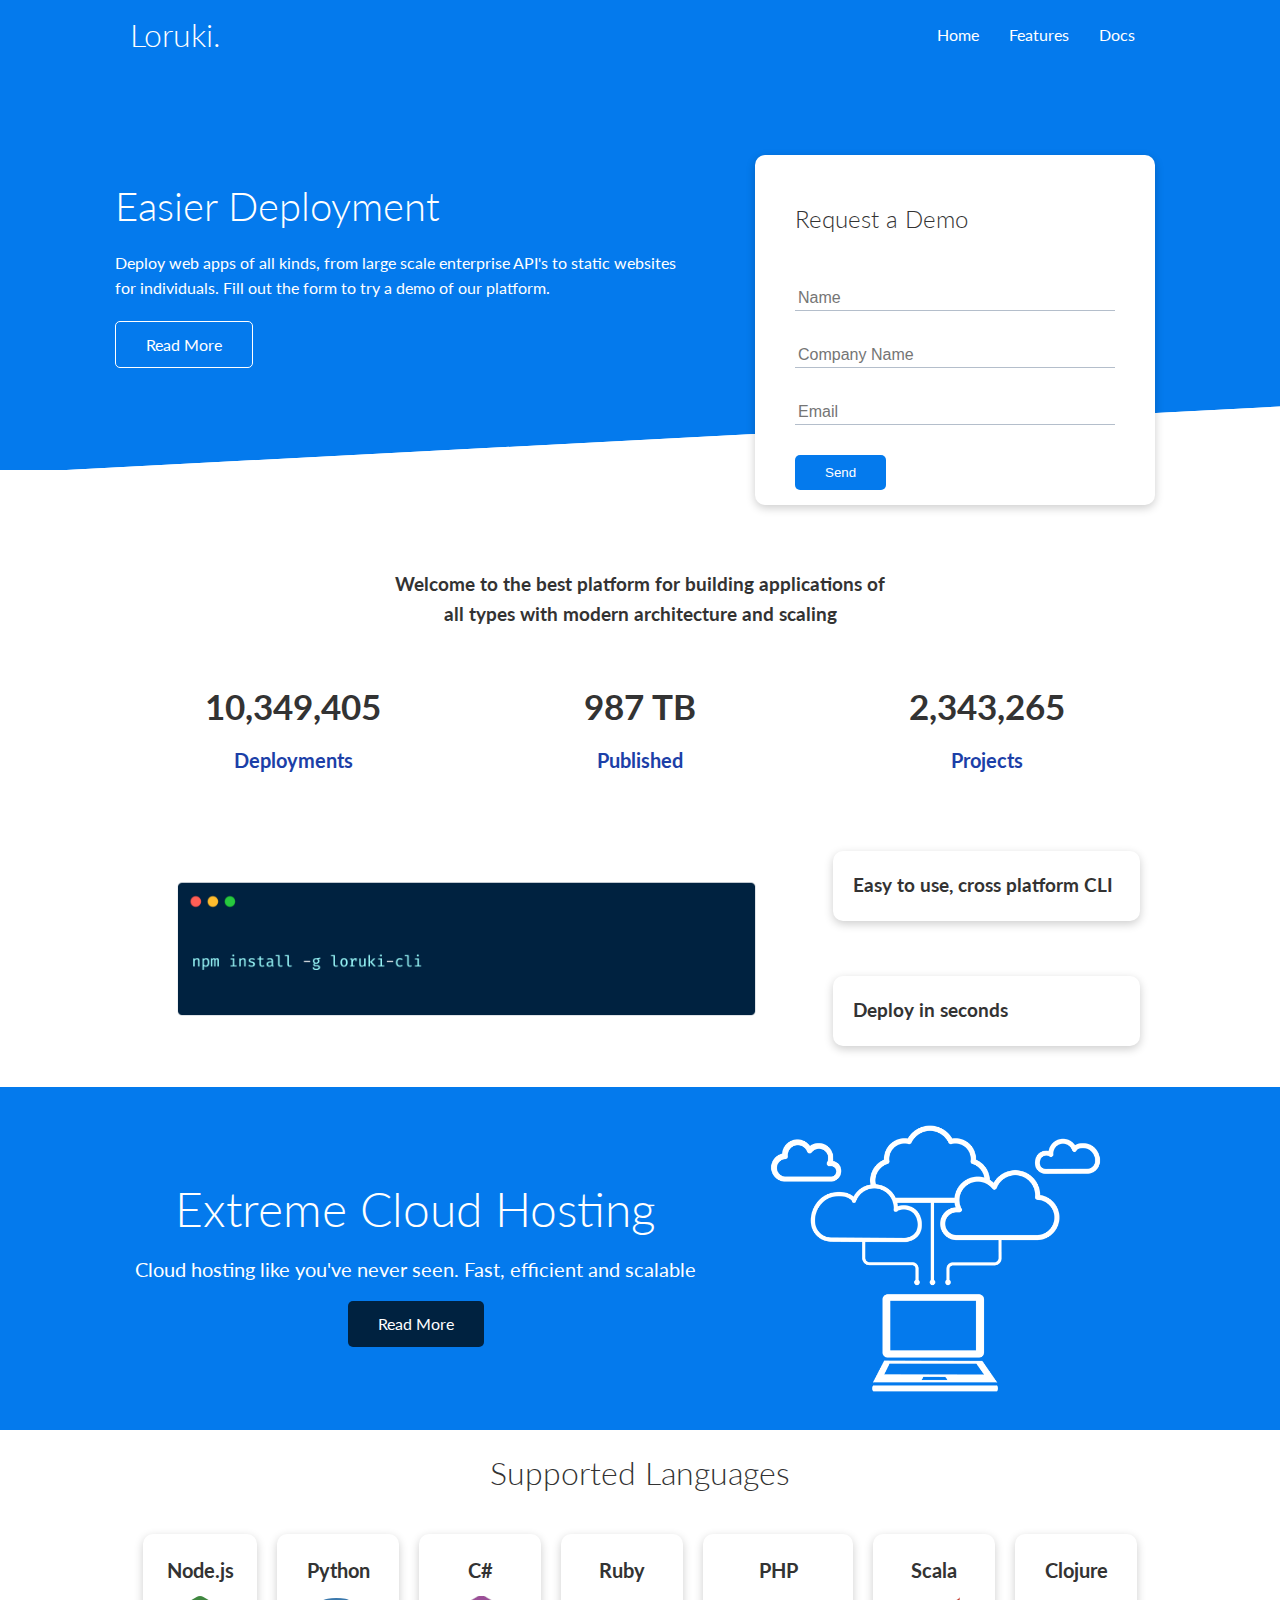
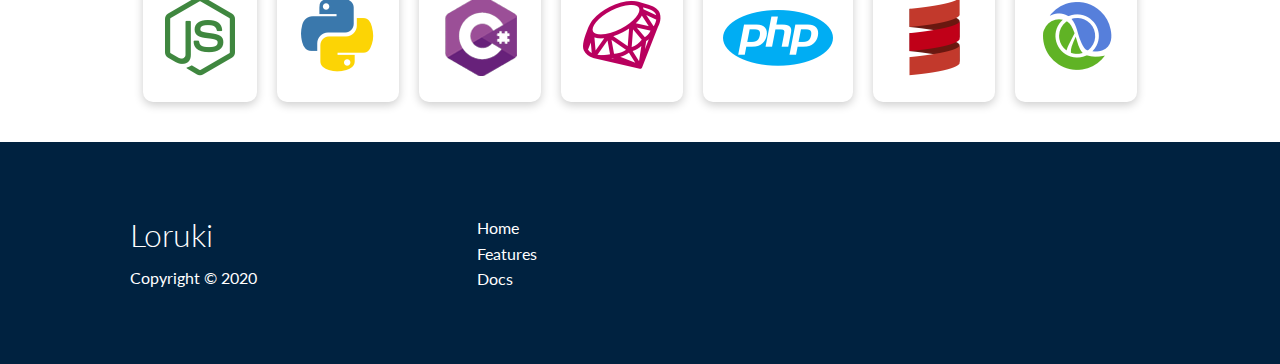
<file: index.html>
<!DOCTYPE html>
<html lang="en">
  <head>
    <meta charset="UTF-8" />
    <meta name="viewport" content="width=device-width, initial-scale=1.0" />
    <link
      rel="stylesheet"
      href="https://cdnjs.cloudflare.com/ajax/libs/font-awesome/5.15.1/css/all.min.css"
      integrity="sha512-+4zCK9k+qNFUR5X+cKL9EIR+ZOhtIloNl9GIKS57V1MyNsYpYcUrUeQc9vNfzsWfV28IaLL3i96P9sdNyeRssA=="
      crossorigin="anonymous"
    />
    <link rel="stylesheet" href="css/utilities.css" />
    <link rel="stylesheet" href="css/style.css" />
    <title>Loruki | Cloud Hosting For Everyone</title>
  </head>
  <body>
    <!-- Navbar -->
    <div class="navbar">
      <div class="container flex">
        <h1 class="logo">Loruki.</h1>
        <nav>
          <ul>
            <li><a href="index.html">Home</a></li>
            <li><a href="features.html">Features</a></li>
            <li><a href="docs.html">Docs</a></li>
          </ul>
        </nav>
      </div>
    </div>

    <!-- Showcase -->
    <section class="showcase">
      <div class="container grid">
        <div class="showcase-text">
          <h1>Easier Deployment</h1>
          <p>
            Deploy web apps of all kinds, from large scale enterprise API's to
            static websites for individuals. Fill out the form to try a demo of
            our platform.
          </p>
          <a href="features.html" class="btn btn-outline">Read More</a>
        </div>
        <div class="showcase-form card">
          <h2>Request a Demo</h2>
          <form
            name="contact"
            method="POST"
            netlify-honeypot="bot-field"
            data-netlify="true"
          >
            <input type="hidden" name="form-name" value="contact" />
            <p class="hidden">
              <label
                >Don’t fill this out if you're human: <input name="bot-field"
              /></label>
            </p>
            <div class="form-control">
              <input type="text" name="name" placeholder="Name" required />
            </div>
            <div class="form-control">
              <input
                type="text"
                name="company"
                placeholder="Company Name"
                required
              />
            </div>
            <div class="form-control">
              <input type="email" name="email" placeholder="Email" required />
            </div>
            <input type="submit" value="Send" class="btn btn-primary" />
          </form>
        </div>
      </div>
    </section>

    <!-- Stats -->
    <section class="stats">
      <div class="container">
        <h3 class="stats-heading text-center my-1">
          Welcome to the best platform for building applications of all types
          with modern architecture and scaling
        </h3>

        <div class="grid grid-3 text-center my-4">
          <div>
            <i class="fas fa-server fa-3x"></i>
            <h3>10,349,405</h3>
            <p class="text-secondary">Deployments</p>
          </div>
          <div>
            <i class="fas fa-upload fa-3x"></i>
            <h3>987 TB</h3>
            <p class="text-secondary">Published</p>
          </div>
          <div>
            <i class="fas fa-project-diagram fa-3x"></i>
            <h3>2,343,265</h3>
            <p class="text-secondary">Projects</p>
          </div>
        </div>
      </div>
    </section>

    <!-- CLI -->
    <section class="cli">
      <div class="container grid">
        <img src="./images/cli.png" alt="" />
        <div class="card">
          <h3>Easy to use, cross platform CLI</h3>
        </div>
        <div class="card">
          <h3>Deploy in seconds</h3>
        </div>
      </div>
    </section>

    <!-- Cloud -->
    <section class="cloud bg-primary my-2 py-2">
      <div class="container grid">
        <div class="text-center">
          <h2 class="lg">Extreme Cloud Hosting</h2>
          <p class="lead my-1">
            Cloud hosting like you've never seen. Fast, efficient and scalable
          </p>
          <a href="features.html" class="btn btn-dark">Read More</a>
        </div>
        <img src="./images/cloud.png" alt="" />
      </div>
    </section>

    <!-- Languages -->
    <section class="languages">
      <h2 class="md text-center my-2">Supported Languages</h2>
      <div class="container flex">
        <div class="card">
          <h4>Node.js</h4>
          <img src="./images/logos/node.png" alt="" />
        </div>
        <div class="card">
          <h4>Python</h4>
          <img src="./images/logos/python.png" alt="" />
        </div>
        <div class="card">
          <h4>C#</h4>
          <img src="./images/logos/csharp.png" alt="" />
        </div>
        <div class="card">
          <h4>Ruby</h4>
          <img src="./images/logos/ruby.png" alt="" />
        </div>
        <div class="card">
          <h4>PHP</h4>
          <img src="./images/logos/php.png" alt="" />
        </div>
        <div class="card">
          <h4>Scala</h4>
          <img src="./images/logos/scala.png" alt="" />
        </div>
        <div class="card">
          <h4>Clojure</h4>
          <img src="./images/logos/clojure.png" alt="" />
        </div>
      </div>
    </section>

    <!-- Footer -->
    <footer class="footer bg-dark py-5">
      <div class="container grid grid-3">
        <div>
          <h1>Loruki</h1>
          <p>Copyright &copy; 2020</p>
        </div>
        <nav>
          <ul>
            <li><a href="index.html">Home</a></li>
            <li><a href="features.html">Features</a></li>
            <li><a href="docs.html">Docs</a></li>
          </ul>
        </nav>
        <div class="social">
          <a href="#"><i class="fab fa-github fa-2x"></i></a>
          <a href="#"><i class="fab fa-facebook fa-2x"></i></a>
          <a href="#"><i class="fab fa-instagram fa-2x"></i></a>
          <a href="#"><i class="fab fa-twitter fa-2x"></i></a>
        </div>
      </div>
    </footer>
  </body>
</html>
</file>
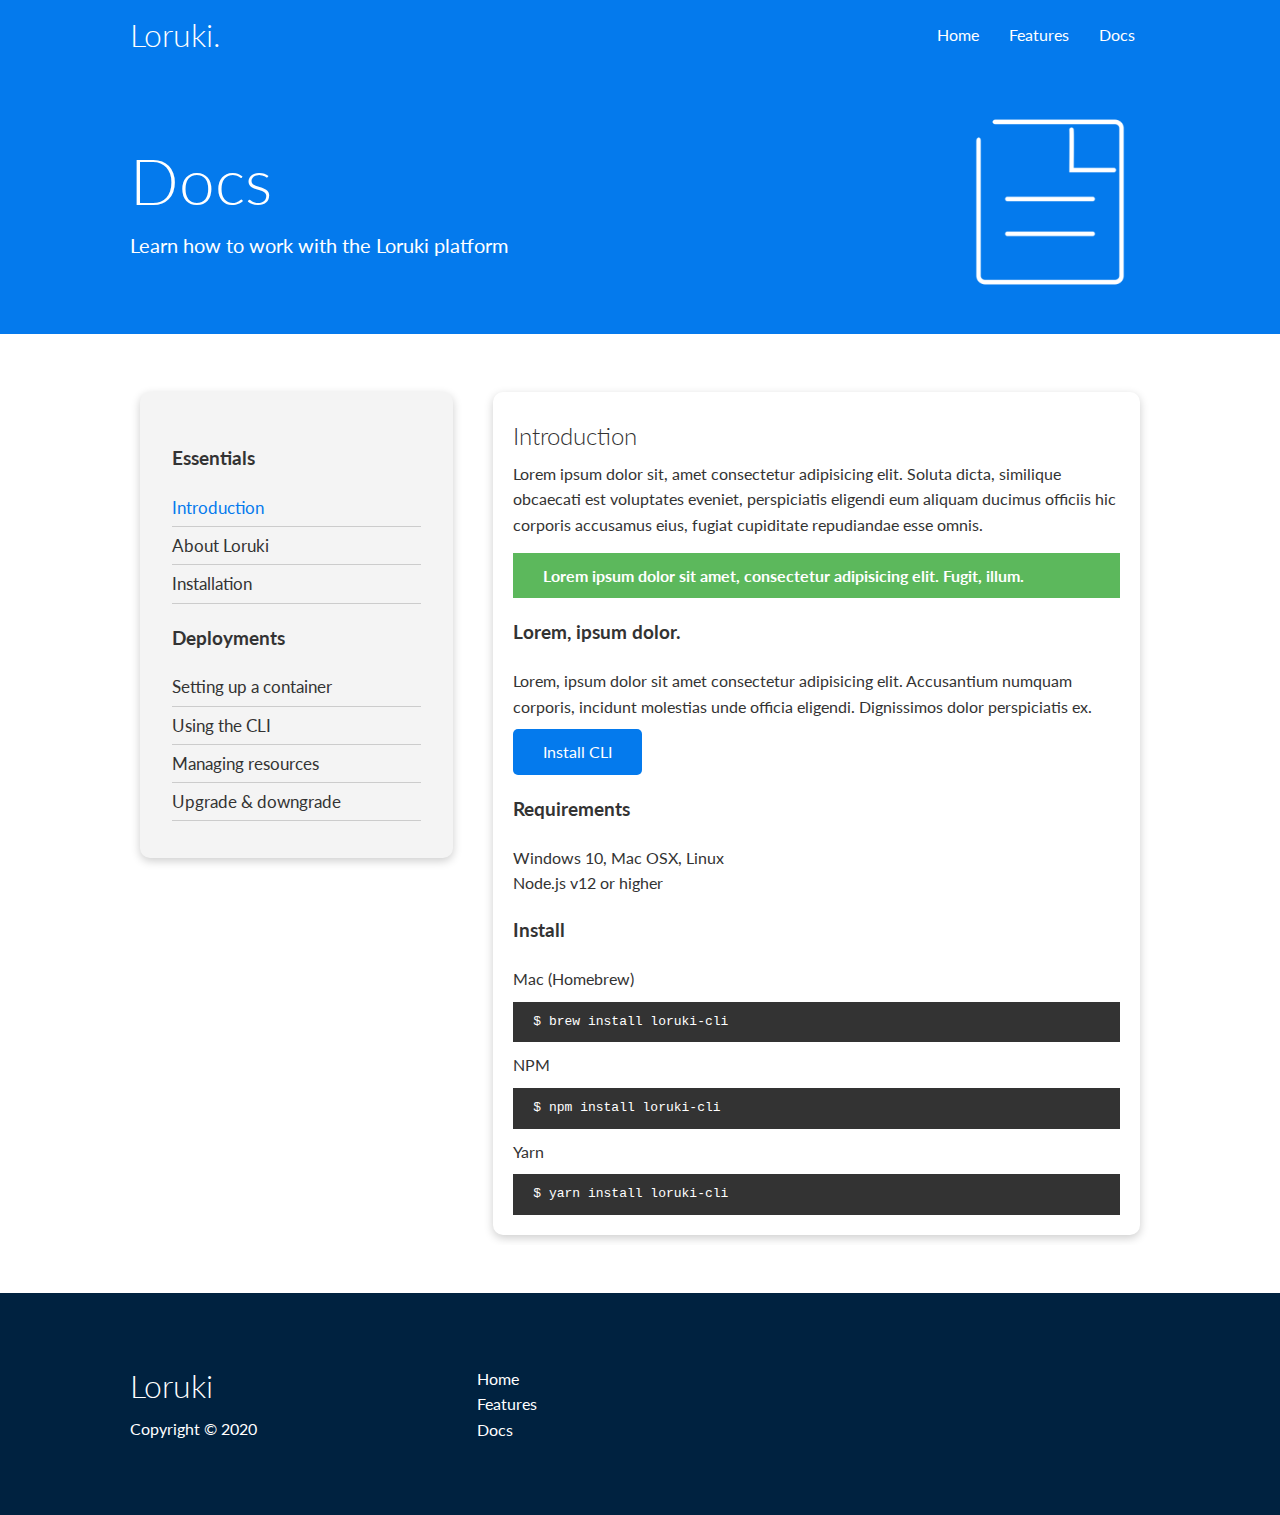
<file: docs.html>
<!DOCTYPE html>
<html lang="en">
  <head>
    <meta charset="UTF-8" />
    <meta name="viewport" content="width=device-width, initial-scale=1.0" />
    <link
      rel="stylesheet"
      href="https://cdnjs.cloudflare.com/ajax/libs/font-awesome/5.15.1/css/all.min.css"
      integrity="sha512-+4zCK9k+qNFUR5X+cKL9EIR+ZOhtIloNl9GIKS57V1MyNsYpYcUrUeQc9vNfzsWfV28IaLL3i96P9sdNyeRssA=="
      crossorigin="anonymous"
    />
    <link rel="stylesheet" href="css/utilities.css" />
    <link rel="stylesheet" href="css/style.css" />
    <title>Loruki | Cloud Hosting For Everyone</title>
  </head>
  <body>
    <!-- Navbar -->
    <div class="navbar">
      <div class="container flex">
        <h1 class="logo">Loruki.</h1>
        <nav>
          <ul>
            <li><a href="index.html">Home</a></li>
            <li><a href="features.html">Features</a></li>
            <li><a href="docs.html">Docs</a></li>
          </ul>
        </nav>
      </div>
    </div>

    <!-- Head -->
    <section class="docs-head bg-primary py-3">
      <div class="container grid">
        <div>
          <h1 class="xl">Docs</h1>
          <p class="lead">Learn how to work with the Loruki platform</p>
        </div>
        <img src="./images/docs.png" alt="" />
      </div>
    </section>

    <!-- Docs main -->
    <section class="docs-main my-4">
      <div class="container grid">
        <div class="card bg-light p-3">
          <h3 class="my-2">Essentials</h3>
          <nav>
            <ul>
              <li><a href="#" class="text-primary">Introduction</a></li>
              <li><a href="#">About Loruki</a></li>
              <li><a href="#">Installation</a></li>
            </ul>
          </nav>

          <h3 class="my-2">Deployments</h3>
          <nav>
            <ul>
              <li><a href="#">Setting up a container</a></li>
              <li><a href="#">Using the CLI</a></li>
              <li><a href="#">Managing resources</a></li>
              <li><a href="#">Upgrade & downgrade</a></li>
            </ul>
          </nav>
        </div>
        <div class="card">
          <h2>Introduction</h2>
          <p>
            Lorem ipsum dolor sit, amet consectetur adipisicing elit. Soluta
            dicta, similique obcaecati est voluptates eveniet, perspiciatis
            eligendi eum aliquam ducimus officiis hic corporis accusamus eius,
            fugiat cupiditate repudiandae esse omnis.
          </p>

          <div class="alert alert-success">
            <i class="fas fa-info"></i> Lorem ipsum dolor sit amet, consectetur
            adipisicing elit. Fugit, illum.
          </div>

          <h3>Lorem, ipsum dolor.</h3>
          <p>
            Lorem, ipsum dolor sit amet consectetur adipisicing elit.
            Accusantium numquam corporis, incidunt molestias unde officia
            eligendi. Dignissimos dolor perspiciatis ex.
          </p>
          <a href="#" class="btn btn-primary">Install CLI</a>

          <h3>Requirements</h3>
          <ul>
            <li>Windows 10, Mac OSX, Linux</li>
            <li>Node.js v12 or higher</li>
          </ul>

          <h3>Install</h3>
          <p>Mac (Homebrew)</p>
          <pre><code>$ brew install loruki-cli</code></pre>
          <p>NPM</p>
          <pre><code>$ npm install loruki-cli</code></pre>
          <p>Yarn</p>
          <pre><code>$ yarn install loruki-cli</code></pre>
        </div>
      </div>
    </section>

    <!-- Footer -->
    <footer class="footer bg-dark py-5">
      <div class="container grid grid-3">
        <div>
          <h1>Loruki</h1>
          <p>Copyright &copy; 2020</p>
        </div>
        <nav>
          <ul>
            <li><a href="index.html">Home</a></li>
            <li><a href="features.html">Features</a></li>
            <li><a href="docs.html">Docs</a></li>
          </ul>
        </nav>
        <div class="social">
          <a href="#"><i class="fab fa-github fa-2x"></i></a>
          <a href="#"><i class="fab fa-facebook fa-2x"></i></a>
          <a href="#"><i class="fab fa-instagram fa-2x"></i></a>
          <a href="#"><i class="fab fa-twitter fa-2x"></i></a>
        </div>
      </div>
    </footer>
  </body>
</html>
</file>
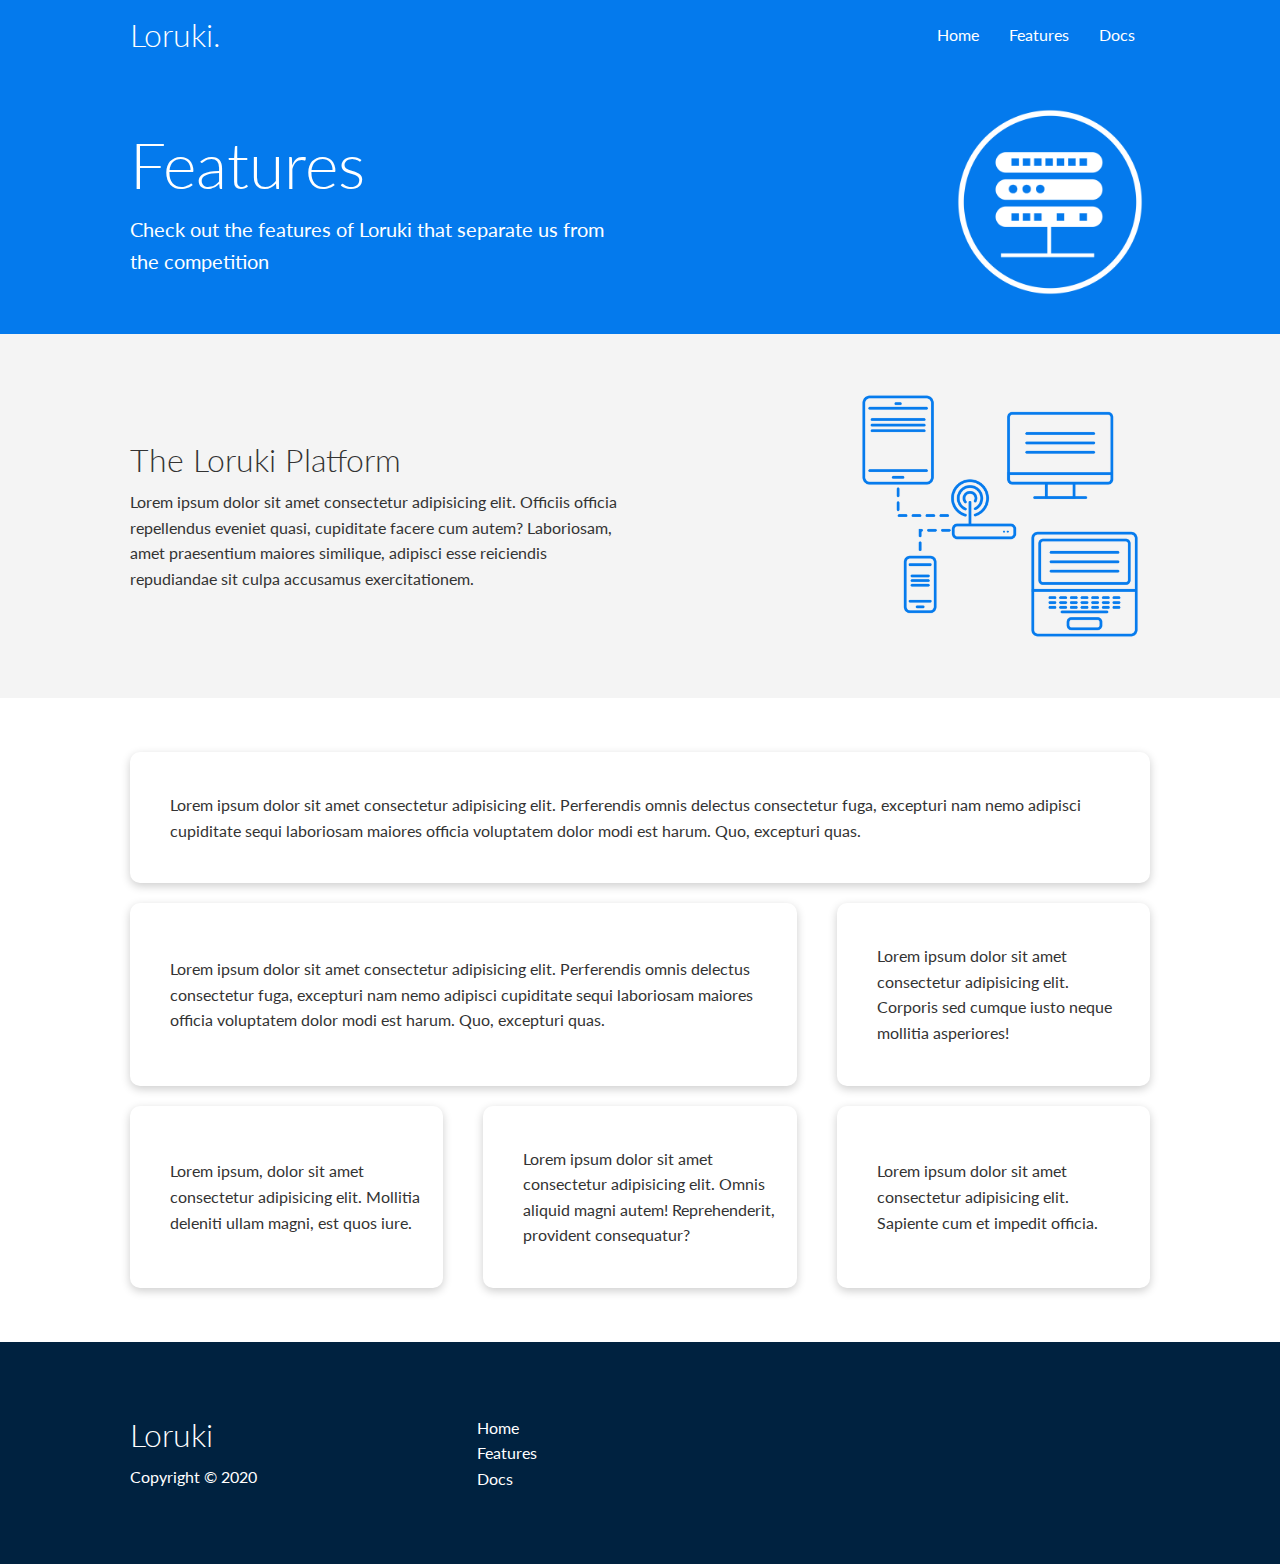
<file: features.html>
<!DOCTYPE html>
<html lang="en">
  <head>
    <meta charset="UTF-8" />
    <meta name="viewport" content="width=device-width, initial-scale=1.0" />
    <link
      rel="stylesheet"
      href="https://cdnjs.cloudflare.com/ajax/libs/font-awesome/5.15.1/css/all.min.css"
      integrity="sha512-+4zCK9k+qNFUR5X+cKL9EIR+ZOhtIloNl9GIKS57V1MyNsYpYcUrUeQc9vNfzsWfV28IaLL3i96P9sdNyeRssA=="
      crossorigin="anonymous"
    />
    <link rel="stylesheet" href="css/utilities.css" />
    <link rel="stylesheet" href="css/style.css" />
    <title>Loruki | Cloud Hosting For Everyone</title>
  </head>
  <body>
    <!-- Navbar -->
    <div class="navbar">
      <div class="container flex">
        <h1 class="logo">Loruki.</h1>
        <nav>
          <ul>
            <li><a href="index.html">Home</a></li>
            <li><a href="features.html">Features</a></li>
            <li><a href="docs.html">Docs</a></li>
          </ul>
        </nav>
      </div>
    </div>

    <!-- Head -->
    <section class="features-head bg-primary py-3">
      <div class="container grid">
        <div>
          <h1 class="xl">Features</h1>
          <p class="lead">
            Check out the features of Loruki that separate us from the
            competition
          </p>
        </div>
        <img src="./images/server.png" alt="" />
      </div>
    </section>

    <!-- Subhead -->
    <section class="features-sub-head bg-light py-3">
        <div class="container grid">
            <div>
                <h1 class="md">The Loruki Platform</h1>
                <p>
                    Lorem ipsum dolor sit amet consectetur adipisicing elit. Officiis officia repellendus eveniet quasi, cupiditate facere cum autem? Laboriosam, amet praesentium maiores similique, adipisci esse reiciendis repudiandae sit culpa accusamus exercitationem.
                </p>
            </div>
            <img src="./images/server2.png" alt="" />
        </div>
        </div>
    </section>

    <section class="features-main my-2">
        <div class="container grid grid-3">
            <div class="card flex">
                <i class="fas fa-server fa-3x"></i>
                <p>
                    Lorem ipsum dolor sit amet consectetur adipisicing elit. Perferendis omnis delectus consectetur fuga, excepturi nam nemo adipisci cupiditate sequi laboriosam maiores officia voluptatem dolor modi est harum. Quo, excepturi quas.
                </p>
            </div>
            <div class="card flex">
                <i class="fas fa-network-wired fa-3x"></i>
                <p>
                    Lorem ipsum dolor sit amet consectetur adipisicing elit. Perferendis omnis delectus consectetur fuga, excepturi nam nemo adipisci cupiditate sequi laboriosam maiores officia voluptatem dolor modi est harum. Quo, excepturi quas.
                </p>
            </div>
            <div class="card flex">
                <i class="fas fa-laptop-code fa-3x"></i>
                <p>
                    Lorem ipsum dolor sit amet consectetur adipisicing elit. Corporis sed cumque iusto neque mollitia asperiores!
                </p>
            </div>
            <div class="card flex">
                <i class="fas fa-database fa-3x"></i>
                <p>
                    Lorem ipsum, dolor sit amet consectetur adipisicing elit. Mollitia deleniti ullam magni, est quos iure.
                </p>
            </div>
            <div class="card flex">
                <i class="fas fa-power-off fa-3x"></i>
                <p>
                  Lorem ipsum dolor sit amet consectetur adipisicing elit. Omnis aliquid magni autem! Reprehenderit, provident consequatur?
                </p>
            </div>
            <div class="card flex">
                <i class="fas fa-upload fa-3x"></i>
                <p>
                  Lorem ipsum dolor sit amet consectetur adipisicing elit. Sapiente cum et impedit officia.
                </p>
            </div>
        </div>
    </section>

    <!-- Footer -->
    <footer class="footer bg-dark py-5">
      <div class="container grid grid-3">
        <div>
          <h1>Loruki</h1>
          <p>Copyright &copy; 2020</p>
        </div>
        <nav>
          <ul>
            <li><a href="index.html">Home</a></li>
            <li><a href="features.html">Features</a></li>
            <li><a href="docs.html">Docs</a></li>
          </ul>
        </nav>
        <div class="social">
          <a href="#"><i class="fab fa-github fa-2x"></i></a>
          <a href="#"><i class="fab fa-facebook fa-2x"></i></a>
          <a href="#"><i class="fab fa-instagram fa-2x"></i></a>
          <a href="#"><i class="fab fa-twitter fa-2x"></i></a>
        </div>
      </div>
    </footer>
  </body>
</html>
</file>
<file: css/utilities.css>
/* Utilities */
.container {
  max-width: 1100px;
  margin: 0 auto;
  overflow: auto;
  padding: 0 40px;
}

.card {
  background-color: #fff;
  color: #333;
  border-radius: 10px;
  box-shadow: 0 3px 10px rgba(0, 0, 0, 0.2);
  padding: 20px;
  margin: 10px;
}

.btn {
  display: inline-block;
  padding: 10px 30px;
  cursor: pointer;
  background: var(--primary-color);
  color: #fff;
  border: none;
  border-radius: 5px;
}

.btn-outline {
  background-color: transparent;
  border: 1px #fff solid;
}

.btn:hover {
  transform: scale(0.98);
}

/* Backgrounds and colored buttons */
.bg-primary,
.btn-primary {
  background-color: var(--primary-color);
  color: #fff;
}

.bg-secondary,
.btn-secondary {
  background-color: var(--secondary-color);
  color: #fff;
}

.bg-dark,
.btn-dark {
  background-color: var(--dark-color);
  color: #fff;
}

.bg-light,
.btn-light {
  background-color: var(--light-color);
  color: #333;
}

.bg-primary a,
.btn-primary a,
.bg-secondary a,
.btn-secondary a,
.bg-dark a,
.btn-dark a {
  color: #fff;
}

/* Text colors */
.text-primary {
  color: var(--primary-color);
}

.text-secondary {
  color: var(--secondary-color);
}

.text-dark {
  color: var(--dark-color);
}

.text-light {
  color: var(--light-color);
}

/* Text sizes */
.lead {
  font-size: 20px;
}

.sm {
  font-size: 1rem;
}

.md {
  font-size: 2rem;
}

.lg {
  font-size: 3rem;
}

.xl {
  font-size: 4rem;
}

.text-center {
  text-align: center;
}

/* Alert */
.alert {
  background-color: var(--light-color);
  padding: 10px 20px;
  font-weight: bold;
  margin: 15px 0;
}

.alert i {
  margin-right: 10px;
}

.alert-success {
  background-color: var(--success-color);
  color: #fff;
}

.alert-error {
  background-color: var(--error-color);
  color: #fff;
}

.flex {
  display: flex;
  justify-content: center;
  align-items: center;
  height: 100%;
}

.grid {
  display: grid;
  grid-template-columns: repeat(2, 1fr);
  gap: 20px;
  justify-content: center;
  align-items: center;
  height: 100%;
}

.grid-3 {
  grid-template-columns: repeat(3, 1fr);
}

/* Margin */
.my-1 {
  margin: 1rem 0;
}

.my-2 {
  margin: 1.5rem 0;
}

.my-3 {
  margin: 2rem 0;
}

.my-4 {
  margin: 3rem 0;
}

.my-5 {
  margin: 4rem 0;
}

.m-1 {
  margin: 1rem;
}

.m-2 {
  margin: 1.5rem;
}

.m-3 {
  margin: 2rem;
}

.m-4 {
  margin: 3rem;
}

.m-5 {
  margin: 4rem;
}

/* Padding */
.py-1 {
  padding: 1rem 0;
}

.py-2 {
  padding: 1.5rem 0;
}

.py-3 {
  padding: 2rem 0;
}

.py-4 {
  padding: 3rem 0;
}

.py-5 {
  padding: 4rem 0;
}

.p-1 {
  padding: 1rem;
}

.p-2 {
  padding: 1.5rem;
}

.p-3 {
  padding: 2rem;
}

.p-4 {
  padding: 3rem;
}

.p-5 {
  padding: 4rem;
}
</file>
<file: css/style.css>
@import url("https://fonts.googleapis.com/css2?family=Lato:wght@300&display=swap");

/* Defining custom properties */
:root {
  --primary-color: #047aed;
  --secondary-color: #1c3fa8;
  --dark-color: #002240;
  --light-color: #f4f4f4;
  --success-color: #5cb85c;
  --error-color: #d9534f;
}

* {
  box-sizing: border-box;
  padding: 0;
  margin: 0;
}

body {
  font-family: "Lato", sans-serif;
  color: #333;
  line-height: 1.6;
}

ul {
  list-style: none;
}

a {
  text-decoration: none;
  color: #333;
}

h1,
h2 {
  font-weight: 300;
  line-height: 1.2;
  margin: 10px 0;
}

p {
  margin: 10px 0;
}

img {
  width: 100%;
}

code,
pre {
  background: #333;
  color: #fff;
  padding: 10px;
}

.hidden {
  visibility: hidden;
  height: 0;
}

/* Navbar */
.navbar {
  background-color: var(--primary-color);
  color: #fff;
  height: 70px;
}

.navbar ul {
  display: flex;
}

.navbar a {
  color: white;
  padding: 10px;
  margin: 0 5px;
}

.navbar a:hover {
  border-bottom: 2px #fff solid;
}

.navbar .flex {
  justify-content: space-between;
}

/* Showcase */
.showcase {
  height: 400px;
  background-color: var(--primary-color);
  color: #fff;
  position: relative;
}

.showcase h1 {
  font-size: 40px;
}

.showcase p {
  margin: 20px 0;
}

.showcase .grid {
  overflow: visible;
  grid-template-columns: 55% 45%;
  gap: 30px;
}

.showcase-text {
  animation: slideInFromLeft 1s ease-in;
}

.showcase-form {
  position: relative;
  top: 60px;
  height: 350px;
  width: 400px;
  padding: 40px;
  z-index: 100;
  justify-self: flex-end;
  animation: slideInFromRight 1s ease-in;
}

.showcase-form .form-control {
  margin: 30px 0;
}

.showcase-form input[type="text"],
.showcase-form input[type="email"] {
  border: 0;
  border-bottom: 1px solid #b4becb;
  width: 100%;
  padding: 3px;
  font-size: 16px;
}

.showcase-form input:focus {
  outline: none;
}

.showcase::before,
.showcase::after {
  content: "";
  position: absolute;
  height: 100px;
  bottom: -70px;
  right: 0;
  left: 0;
  background: #fff;
  transform: skewY(-3deg);
  /* These are just for browser support. */
  -webkit-transform: skewY(-3deg);
  -moz-transform: skewY(-3deg);
  -ms-transform: skewY(-3deg);
}

/* Stats */
.stats {
  padding-top: 100px;
  animation: slideInFromBottom 1s ease-in;
}

.stats-heading {
  max-width: 500px;
  margin: auto;
}

.stats .grid h3 {
  font-size: 35px;
}

.stats .grid p {
  font-size: 20px;
  font-weight: bold;
}

/* CLI */
.cli .grid {
  grid-template-columns: repeat(3, 1fr);
  grid-template-rows: repeat(2, 1fr);
}

/* Select everythin (*) that is the first-child (which is the image in this case) */
.cli .grid > *:first-child {
  grid-column: 1 / span 2;
  grid-row: 1 / span 2;
}

/* Cloud */
.cloud .grid {
  grid-template-columns: 4fr 3fr;
}

/* Languages */
.languages .flex {
  flex-wrap: wrap;
}
.languages .card {
  text-align: center;
  margin: 18px 10px 40px;
  transition: transform 0.2s ease-in;
}

.languages .card h4 {
  font-size: 20px;
  margin-bottom: 10px;
}

.languages .card:hover {
  transform: translateY(-20px);
}

/* Features */
.features-head img,
.docs-head img {
  width: 200px;
  justify-self: flex-end;
}

.features-sub-head img {
  width: 300px;
  justify-self: flex-end;
}

.features-main .card > i {
  margin-right: 20px;
}

.features-main .grid {
  padding: 30px;
}

.features-main .grid > *:first-child {
  grid-column: 1 / span 3;
}

.features-main .grid > *:nth-child(2) {
  grid-column: 1 / span 2;
}

/* Docs */
.docs-main h3 {
  margin: 20px 0;
}

.docs-main .grid {
  grid-template-columns: 1fr 2fr;
  align-items: flex-start;
}

.docs-main nav li {
  font-size: 17px;
  padding-bottom: 5px;
  margin-bottom: 5px;
  border-bottom: 1px #ccc solid;
}

.docs-main a:hover {
  font-weight: bold;
}

/* Footer */
.footer .social a {
  margin: 0 10px;
}

/* Animations */
@keyframes slideInFromLeft {
  0% {
    transform: translateX(-100%);
  }

  100% {
    transform: translateX(0);
  }
}

@keyframes slideInFromRight {
  0% {
    transform: translateX(100%);
  }

  100% {
    transform: translateX(0);
  }
}

@keyframes slideInFromTop {
  0% {
    transform: translateY(-100%);
  }

  100% {
    transform: translateX(0);
  }
}

@keyframes slideInFromBottom {
  0% {
    transform: translateY(100%);
  }

  100% {
    transform: translateX(0);
  }
}

/* Tablets and under */
@media (max-width: 768px) {
  .grid,
  .showcase .grid,
  .stats .grid,
  .cli .grid,
  .cloud .grid,
  .features-main .grid,
  .docs-main .grid {
    grid-template-columns: 1fr;
    grid-template-rows: 1fr;
  }

  .showcase {
    height: auto;
  }

  .showcase-text {
    text-align: center;
    margin-top: 40px;
    animation: slideInFromTop 1s ease-in;
  }

  .showcase-form {
    justify-self: center;
    margin: auto;
    animation: slideInFromBottom 1s ease-in;
  }

  .cli .grid > *:first-child {
    grid-column: 1;
    grid-row: 1;
  }

  .features-head,
  .features-sub-head,
  .docs-head {
    text-align: center;
  }

  .features-head img,
  .features-sub-head img,
  .docs-head img {
    justify-self: center;
  }

  .features-main .grid > *:first-child,
  .features-main .grid > *:nth-child(2) {
    grid-column: 1;
  }
}

/* Mobile */
@media (max-width: 500px) {
  .navbar {
    height: 110px;
  }

  .navbar .flex {
    flex-direction: column;
  }

  .navbar ul {
    padding: 10px;
    background-color: rgba(0, 0, 0, 0.1);
  }
}
</file>
